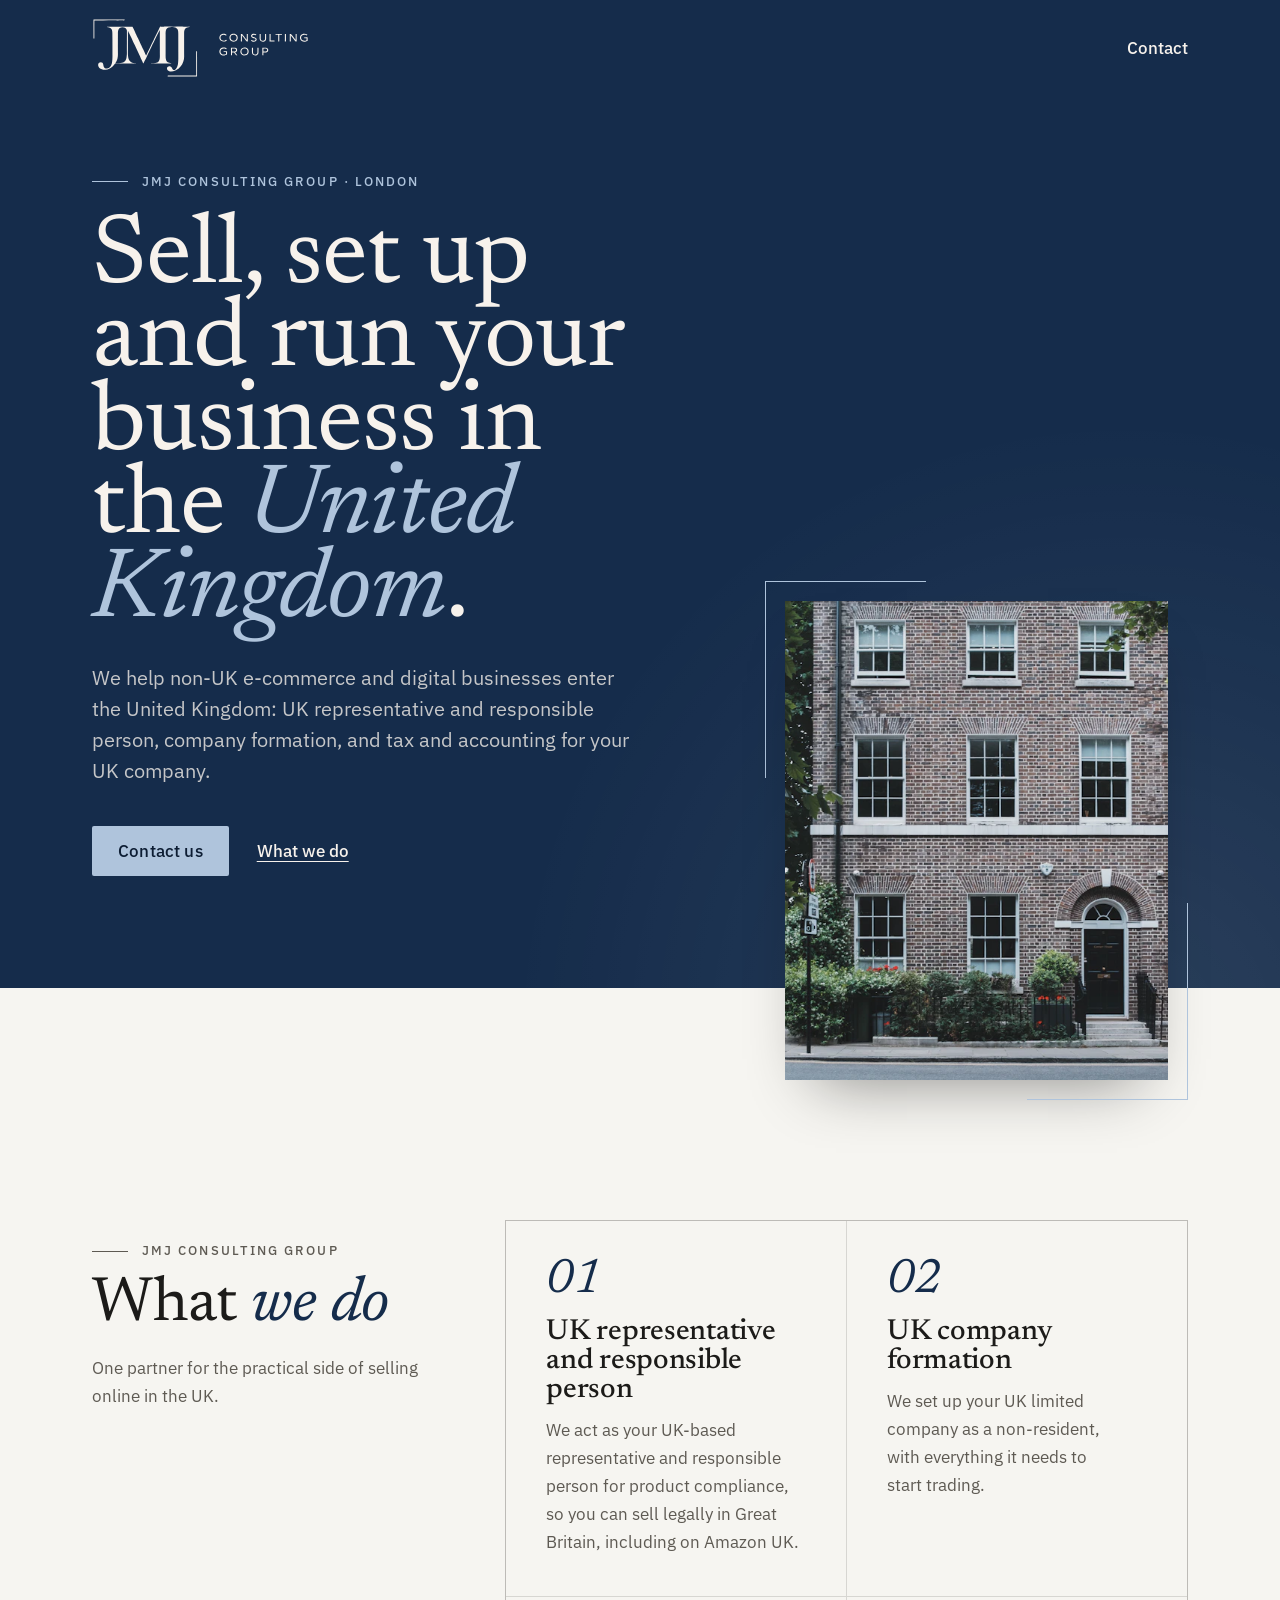
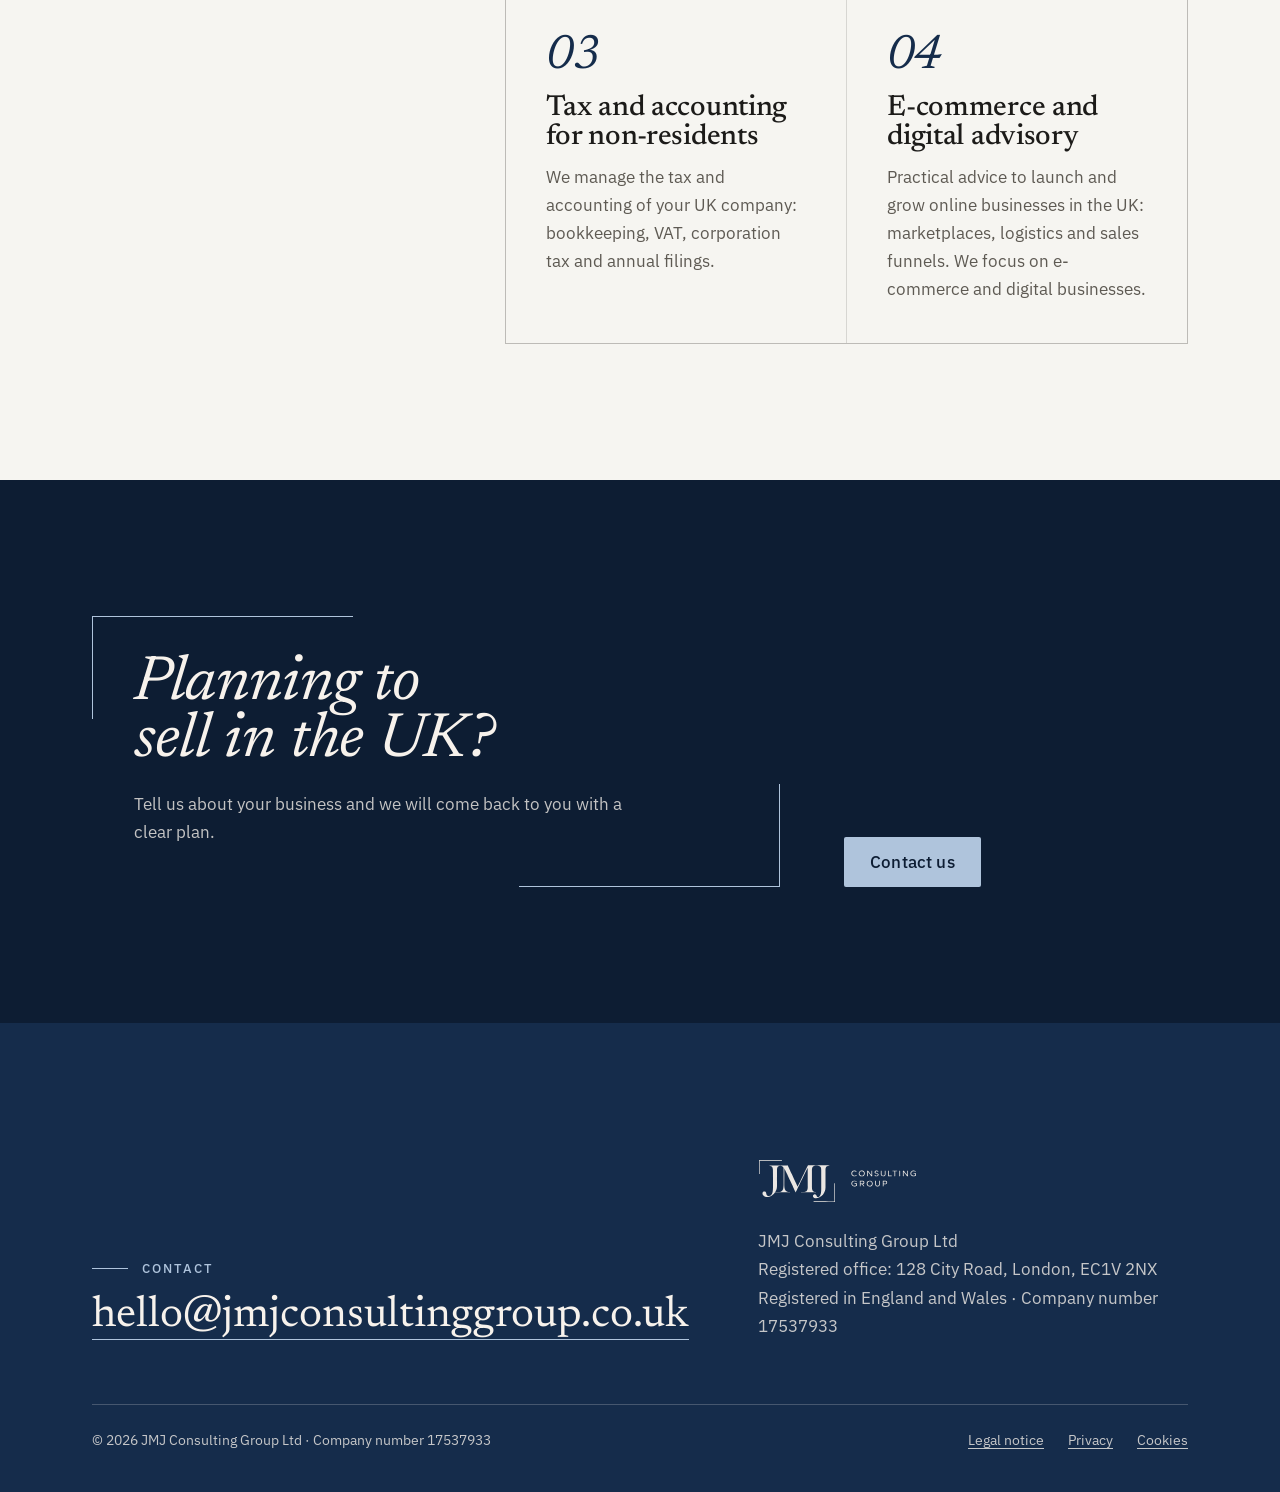
<file: index.html>
<!doctype html>
<html lang="en-GB">
<head>
<meta charset="utf-8">
<meta name="viewport" content="width=device-width, initial-scale=1">
<title>JMJ Consulting Group · Sell, set up and run your business in the UK</title>
<meta name="description" content="JMJ Consulting Group helps non-UK e-commerce and digital businesses enter the United Kingdom: UK representative and responsible person, company formation, and tax and accounting for your UK company.">
<meta property="og:title" content="JMJ Consulting Group">
<meta property="og:description" content="JMJ Consulting Group helps non-UK e-commerce and digital businesses enter the United Kingdom: UK representative and responsible person, company formation, and tax and accounting for your UK company.">
<meta property="og:type" content="website">
<meta property="og:url" content="https://jmjconsultinggroup.co.uk/">
<meta property="og:image" content="https://jmjconsultinggroup.co.uk/assets/img/hero-consulting-1400.webp">
<meta name="theme-color" content="#152C4B">
<link rel="canonical" href="https://jmjconsultinggroup.co.uk/">
<link rel="icon" href="assets/img/favicon.svg" type="image/svg+xml">
<link rel="preload" href="assets/fonts/newsreader-400.woff2" as="font" type="font/woff2" crossorigin>
<link rel="stylesheet" href="assets/site.css">
</head>
<body>
<a class="skip" href="#main">Skip to content</a>
<header class="site-header top">
  <div class="wrap">
    <a class="brand" href="./" aria-label="JMJ Consulting Group Ltd, home"><img src="assets/img/logo-light.svg" alt="JMJ Consulting Group" width="996" height="275"></a>
    <nav class="nav" aria-label="Main"><a href="#contact">Contact</a></nav>
  </div>
</header>

<main id="main">
  <section class="hero top" aria-labelledby="h-hero">
    <div class="wrap">
      <div class="copy">
        <p class="eyebrow">JMJ Consulting Group · London</p>
        <h1 id="h-hero">Sell, set up and run your business in the <em>United Kingdom</em>.</h1>
        <p class="lead">We help non-UK e-commerce and digital businesses enter the United Kingdom: UK representative and responsible person, company formation, and tax and accounting for your UK company.</p>
        <div class="actions">
          <a class="btn btn-second" href="mailto:hello@jmjconsultinggroup.co.uk">Contact us</a>
          <a class="link-quiet" href="#what">What we do</a>
        </div>
      </div>
      <figure class="corners">
        <img src="assets/img/hero-consulting-1400.webp" srcset="assets/img/hero-consulting-800.webp 800w, assets/img/hero-consulting-1400.webp 1400w" sizes="(min-width:56rem) 38vw, 100vw" width="1400" height="1120" alt="Georgian townhouse with a black front door in London" fetchpriority="high">
      </figure>
    </div>
    <div class="spacer"></div>
  </section>

  <section class="section first" id="what" aria-labelledby="h-what">
    <div class="wrap split">
      <header>
        <p class="eyebrow">JMJ Consulting Group</p>
        <h2 id="h-what" style="margin-top:1rem">What <em>we do</em></h2>
        <p>One partner for the practical side of selling online in the UK.</p>
      </header>
      <ol class="services">
        <li><span class="num" aria-hidden="true">01</span><h3>UK representative and responsible person</h3><p>We act as your UK-based representative and responsible person for product compliance, so you can sell legally in Great Britain, including on Amazon UK.</p></li>
        <li><span class="num" aria-hidden="true">02</span><h3>UK company formation</h3><p>We set up your UK limited company as a non-resident, with everything it needs to start trading.</p></li>
        <li><span class="num" aria-hidden="true">03</span><h3>Tax and accounting for non-residents</h3><p>We manage the tax and accounting of your UK company: bookkeeping, VAT, corporation tax and annual filings.</p></li>
        <li><span class="num" aria-hidden="true">04</span><h3>E-commerce and digital advisory</h3><p>Practical advice to launch and grow online businesses in the UK: marketplaces, logistics and sales funnels. We focus on e-commerce and digital businesses.</p></li>
      </ol>
    </div>
  </section>

  <section class="section statement" aria-labelledby="h-st">
    <div class="wrap">
      <div class="box corners">
        <h2 id="h-st">Planning to sell in the UK?</h2>
        <p>Tell us about your business and we will come back to you with a clear plan.</p>
      </div>
      <div><a class="btn btn-second" href="mailto:hello@jmjconsultinggroup.co.uk?subject=Enquiry">Contact us</a></div>
    </div>
  </section>
</main>

<footer class="site-footer" id="contact">
  <div class="wrap">
    <div class="row">
      <div>
        <p class="eyebrow">Contact</p>
        <a class="mail" href="mailto:hello@jmjconsultinggroup.co.uk">hello@<wbr>jmjconsultinggroup.co.uk</a>
      </div>
      <div>
        <img class="foot-logo" src="assets/img/logo-light.svg" alt="" width="996" height="275" loading="lazy">
        <address class="address">JMJ Consulting Group Ltd<br>Registered office: 128 City Road, London, EC1V 2NX<br>Registered in England and Wales · Company number 17537933</address>
      </div>
    </div>
    <div class="legal">
      <p>© 2026 JMJ Consulting Group Ltd · Company number 17537933</p>
      <ul>
        <li><a href="legal-notice.html">Legal notice</a></li>
        <li><a href="privacy.html">Privacy</a></li>
        <li><a href="cookies.html">Cookies</a></li>
      </ul>
    </div>
  </div>
</footer>
</body>
</html>
</file>
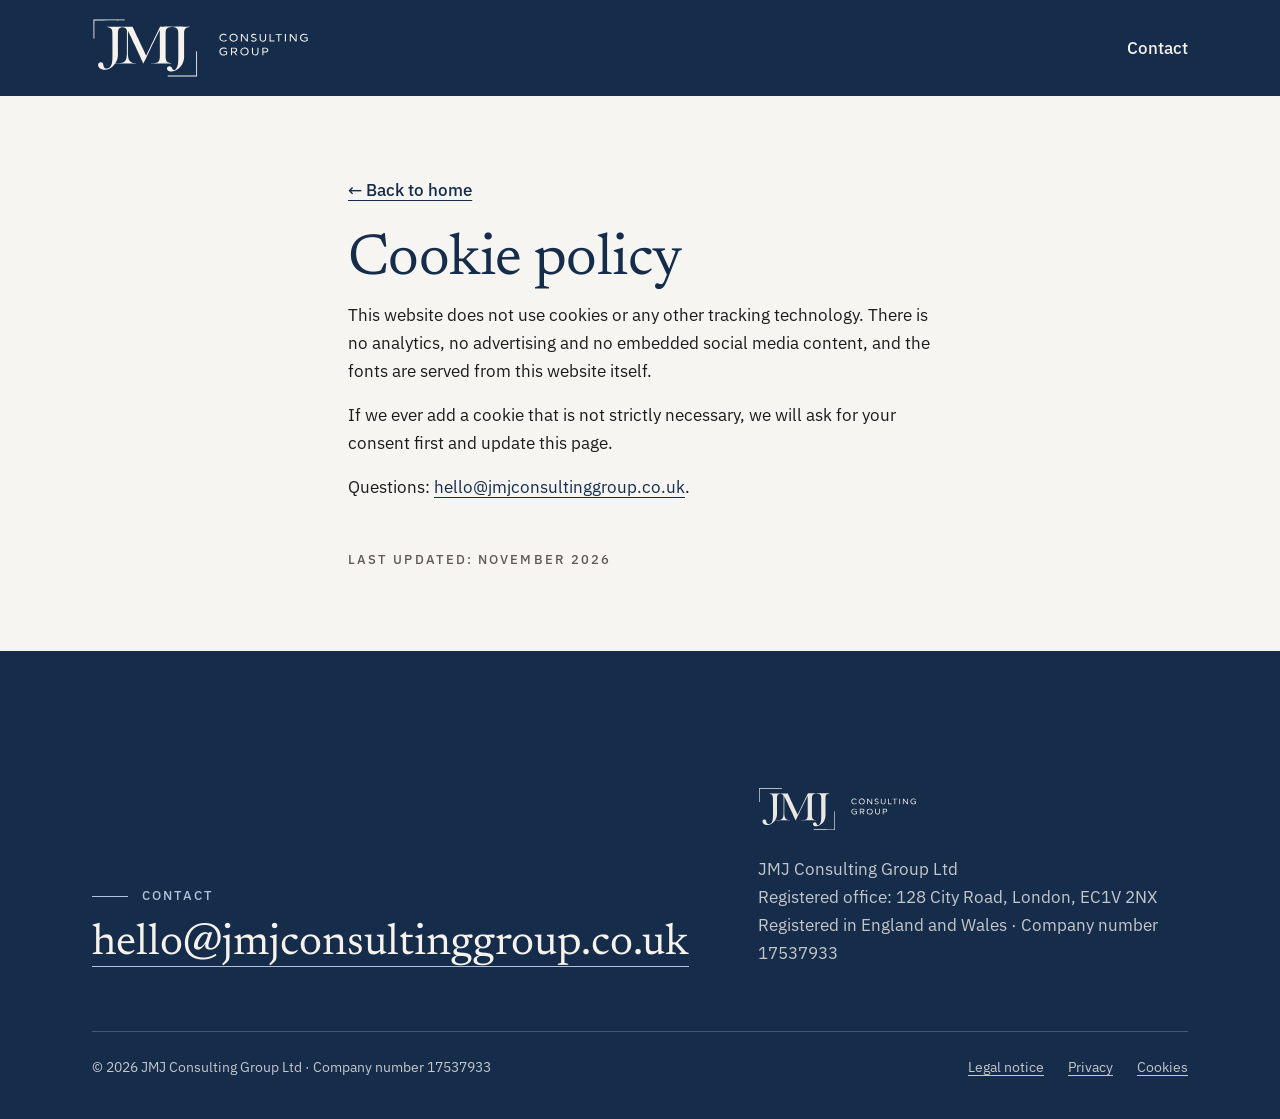
<file: cookies.html>
<!doctype html>
<html lang="en-GB">
<head>
<meta charset="utf-8">
<meta name="viewport" content="width=device-width, initial-scale=1">
<title>Cookie policy · JMJ Consulting Group</title>
<meta name="description" content="JMJ Consulting Group helps non-UK e-commerce and digital businesses enter the United Kingdom: UK representative and responsible person, company formation, and tax and accounting for your UK company.">
<meta name="theme-color" content="#152C4B">
<link rel="canonical" href="https://jmjconsultinggroup.co.uk/cookies.html">
<link rel="icon" href="assets/img/favicon.svg" type="image/svg+xml">
<link rel="stylesheet" href="assets/site.css">
</head>
<body class="page">
<a class="skip" href="#main">Skip to content</a>
<header class="site-header top">
  <div class="wrap">
    <a class="brand" href="./" aria-label="JMJ Consulting Group Ltd, home"><img src="assets/img/logo-light.svg" alt="JMJ Consulting Group" width="996" height="275"></a>
    <nav class="nav" aria-label="Main"><a href="./#contact">Contact</a></nav>
  </div>
</header>

<main id="main">
<article class="wrap prose">
<a class="back" href="./">← Back to home</a>
<h1>Cookie policy</h1>

<p>This website does not use cookies or any other tracking technology. There is no analytics, no advertising and no embedded social media content, and the fonts are served from this website itself.</p>
<p>If we ever add a cookie that is not strictly necessary, we will ask for your consent first and update this page.</p>
<p>Questions: <a href="mailto:hello@jmjconsultinggroup.co.uk">hello@jmjconsultinggroup.co.uk</a>.</p>
<p class="eyebrow" style="margin-top:3rem">Last updated: November 2026</p>
</article>
</main>

<footer class="site-footer" id="contact">
  <div class="wrap">
    <div class="row">
      <div>
        <p class="eyebrow">Contact</p>
        <a class="mail" href="mailto:hello@jmjconsultinggroup.co.uk">hello@<wbr>jmjconsultinggroup.co.uk</a>
      </div>
      <div>
        <img class="foot-logo" src="assets/img/logo-light.svg" alt="" width="996" height="275" loading="lazy">
        <address class="address">JMJ Consulting Group Ltd<br>Registered office: 128 City Road, London, EC1V 2NX<br>Registered in England and Wales · Company number 17537933</address>
      </div>
    </div>
    <div class="legal">
      <p>© 2026 JMJ Consulting Group Ltd · Company number 17537933</p>
      <ul>
        <li><a href="legal-notice.html">Legal notice</a></li>
        <li><a href="privacy.html">Privacy</a></li>
        <li><a href="cookies.html">Cookies</a></li>
      </ul>
    </div>
  </div>
</footer>
</body>
</html>
</file>
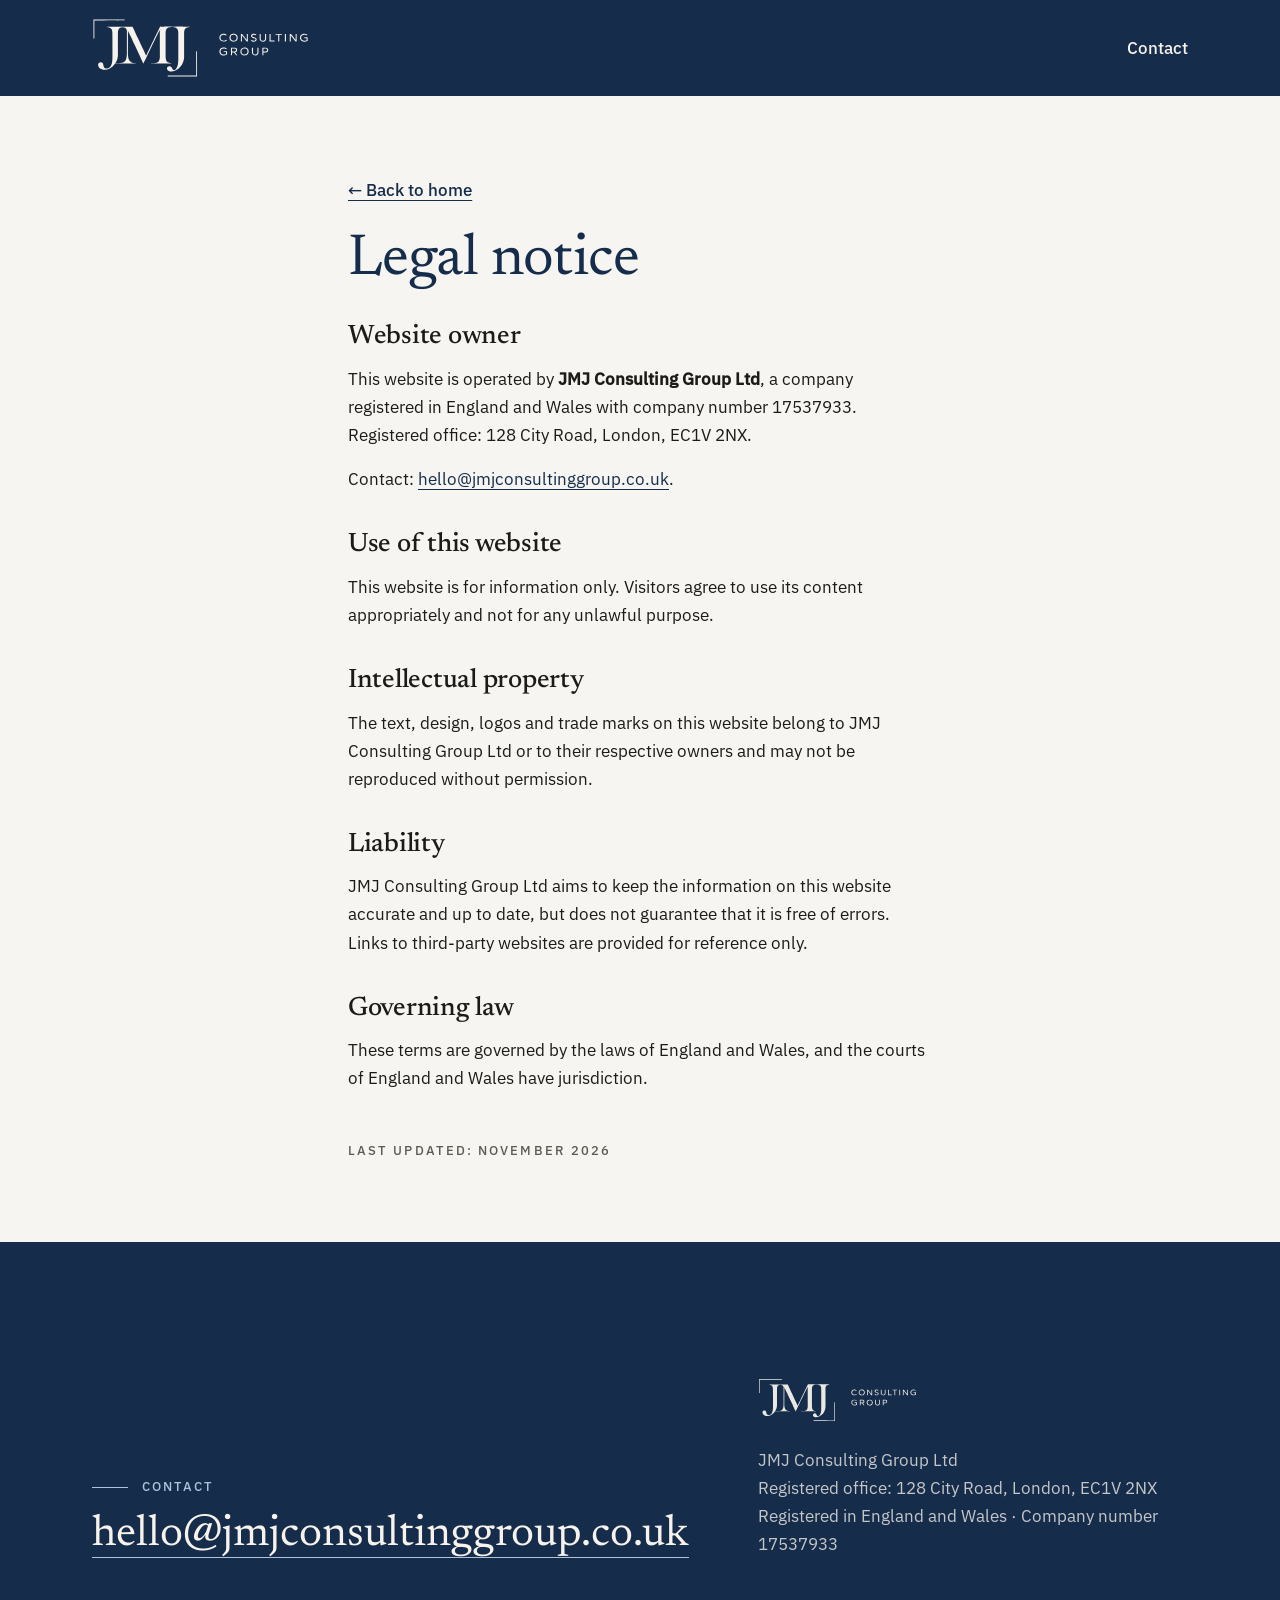
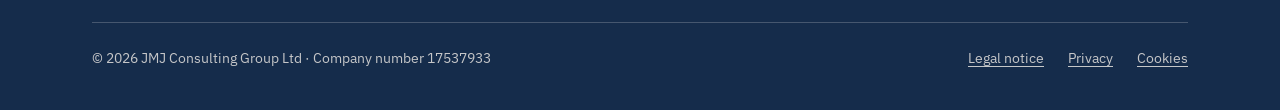
<file: legal-notice.html>
<!doctype html>
<html lang="en-GB">
<head>
<meta charset="utf-8">
<meta name="viewport" content="width=device-width, initial-scale=1">
<title>Legal notice · JMJ Consulting Group</title>
<meta name="description" content="JMJ Consulting Group helps non-UK e-commerce and digital businesses enter the United Kingdom: UK representative and responsible person, company formation, and tax and accounting for your UK company.">
<meta name="theme-color" content="#152C4B">
<link rel="canonical" href="https://jmjconsultinggroup.co.uk/legal-notice.html">
<link rel="icon" href="assets/img/favicon.svg" type="image/svg+xml">
<link rel="stylesheet" href="assets/site.css">
</head>
<body class="page">
<a class="skip" href="#main">Skip to content</a>
<header class="site-header top">
  <div class="wrap">
    <a class="brand" href="./" aria-label="JMJ Consulting Group Ltd, home"><img src="assets/img/logo-light.svg" alt="JMJ Consulting Group" width="996" height="275"></a>
    <nav class="nav" aria-label="Main"><a href="./#contact">Contact</a></nav>
  </div>
</header>

<main id="main">
<article class="wrap prose">
<a class="back" href="./">← Back to home</a>
<h1>Legal notice</h1>

<h2>Website owner</h2>
<p>This website is operated by <strong>JMJ Consulting Group Ltd</strong>, a company registered in England and Wales with company number 17537933. Registered office: 128 City Road, London, EC1V 2NX.</p>
<p>Contact: <a href="mailto:hello@jmjconsultinggroup.co.uk">hello@jmjconsultinggroup.co.uk</a>.</p>
<h2>Use of this website</h2>
<p>This website is for information only. Visitors agree to use its content appropriately and not for any unlawful purpose.</p>
<h2>Intellectual property</h2>
<p>The text, design, logos and trade marks on this website belong to JMJ Consulting Group Ltd or to their respective owners and may not be reproduced without permission.</p>
<h2>Liability</h2>
<p>JMJ Consulting Group Ltd aims to keep the information on this website accurate and up to date, but does not guarantee that it is free of errors. Links to third-party websites are provided for reference only.</p>
<h2>Governing law</h2>
<p>These terms are governed by the laws of England and Wales, and the courts of England and Wales have jurisdiction.</p>
<p class="eyebrow" style="margin-top:3rem">Last updated: November 2026</p>
</article>
</main>

<footer class="site-footer" id="contact">
  <div class="wrap">
    <div class="row">
      <div>
        <p class="eyebrow">Contact</p>
        <a class="mail" href="mailto:hello@jmjconsultinggroup.co.uk">hello@<wbr>jmjconsultinggroup.co.uk</a>
      </div>
      <div>
        <img class="foot-logo" src="assets/img/logo-light.svg" alt="" width="996" height="275" loading="lazy">
        <address class="address">JMJ Consulting Group Ltd<br>Registered office: 128 City Road, London, EC1V 2NX<br>Registered in England and Wales · Company number 17537933</address>
      </div>
    </div>
    <div class="legal">
      <p>© 2026 JMJ Consulting Group Ltd · Company number 17537933</p>
      <ul>
        <li><a href="legal-notice.html">Legal notice</a></li>
        <li><a href="privacy.html">Privacy</a></li>
        <li><a href="cookies.html">Cookies</a></li>
      </ul>
    </div>
  </div>
</footer>
</body>
</html>
</file>
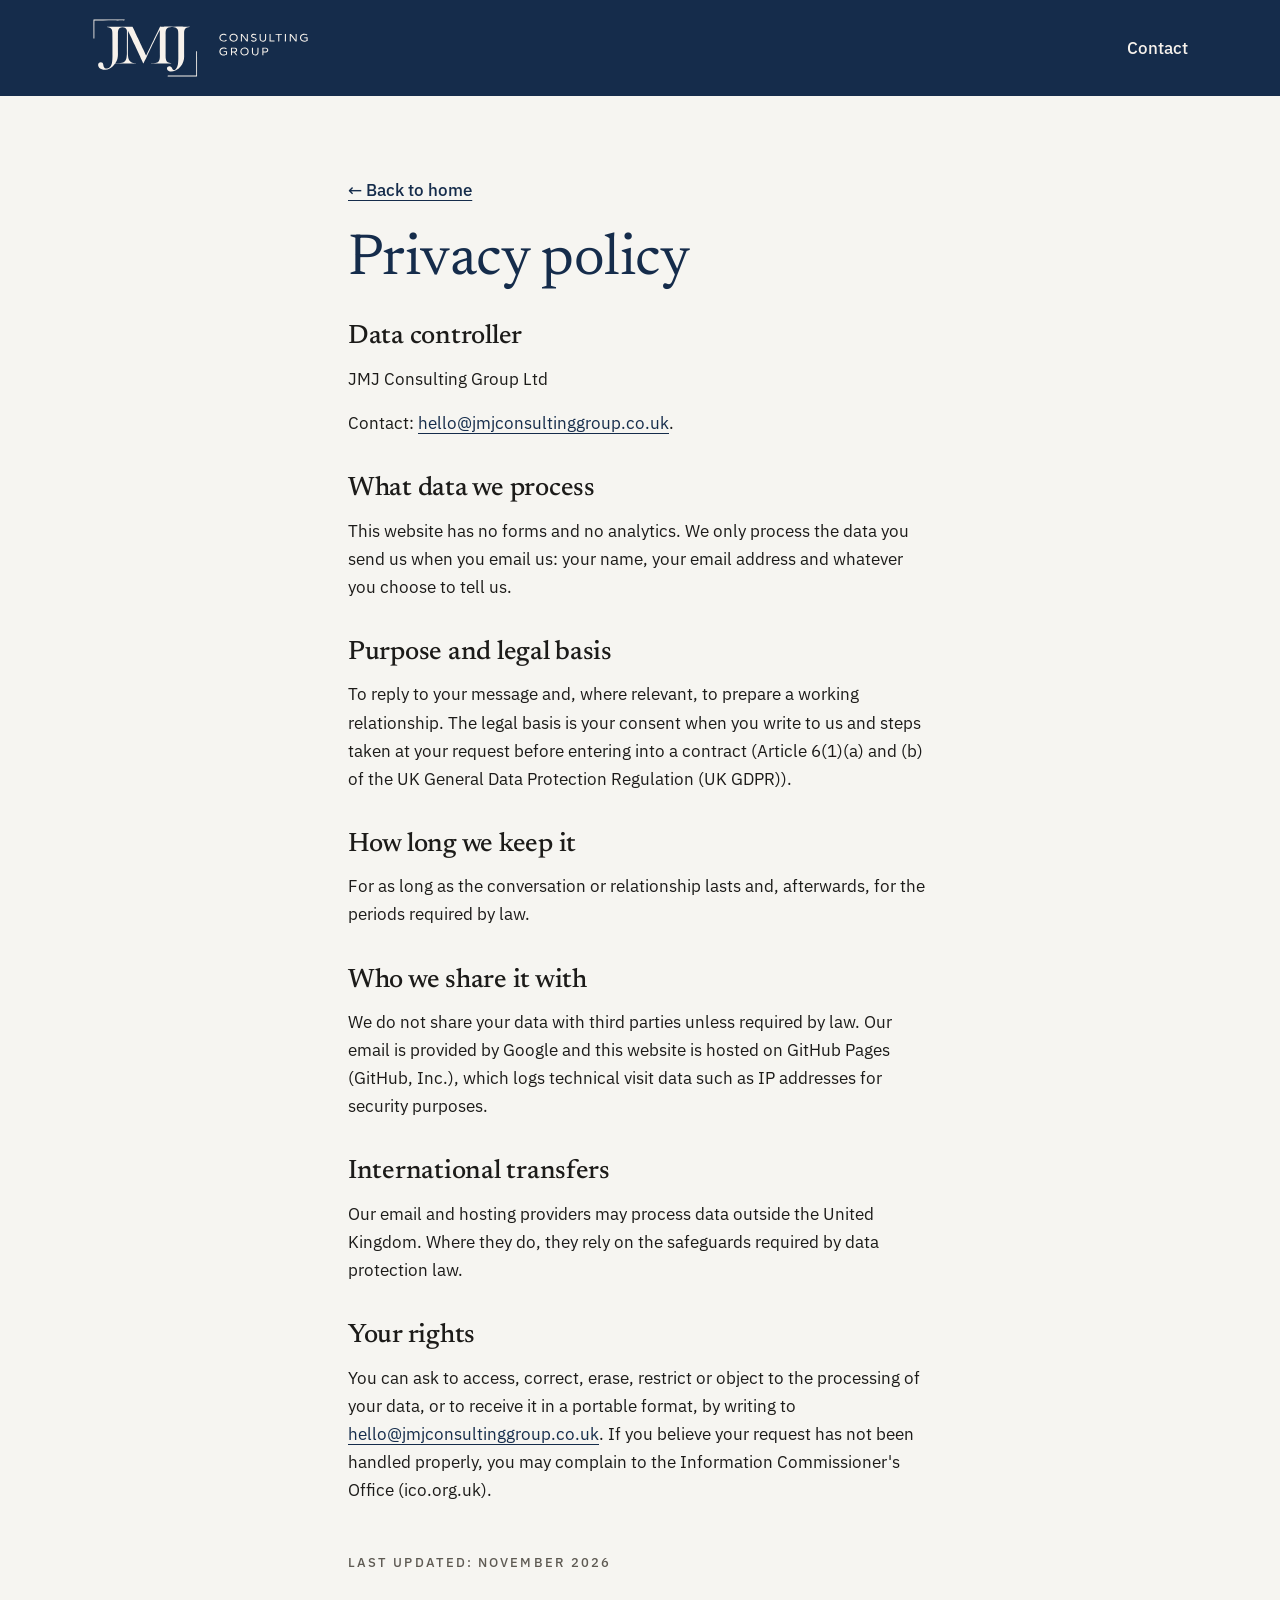
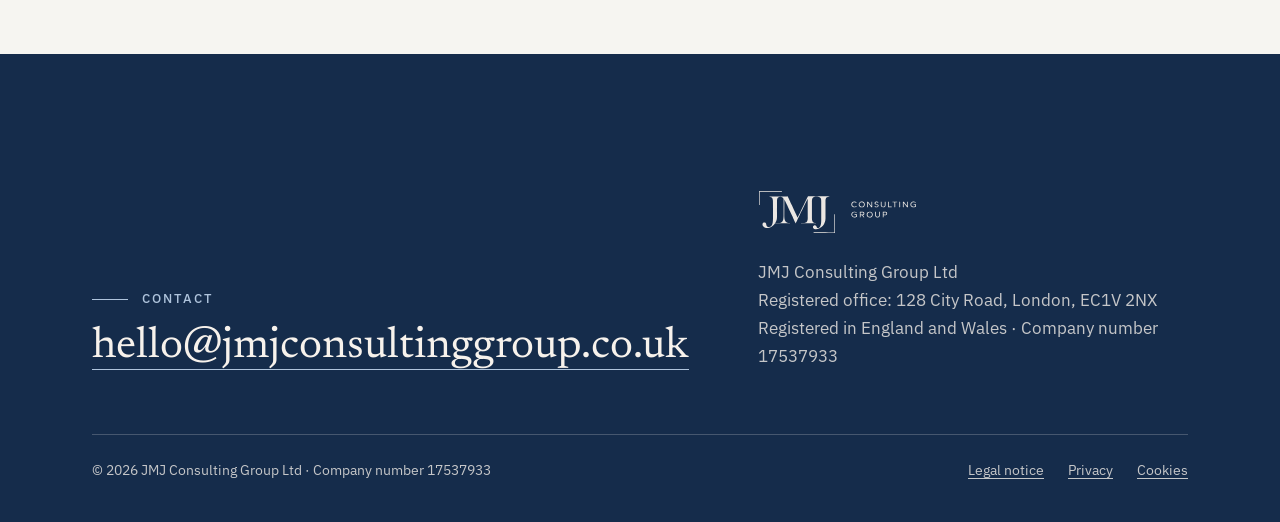
<file: privacy.html>
<!doctype html>
<html lang="en-GB">
<head>
<meta charset="utf-8">
<meta name="viewport" content="width=device-width, initial-scale=1">
<title>Privacy policy · JMJ Consulting Group</title>
<meta name="description" content="JMJ Consulting Group helps non-UK e-commerce and digital businesses enter the United Kingdom: UK representative and responsible person, company formation, and tax and accounting for your UK company.">
<meta name="theme-color" content="#152C4B">
<link rel="canonical" href="https://jmjconsultinggroup.co.uk/privacy.html">
<link rel="icon" href="assets/img/favicon.svg" type="image/svg+xml">
<link rel="stylesheet" href="assets/site.css">
</head>
<body class="page">
<a class="skip" href="#main">Skip to content</a>
<header class="site-header top">
  <div class="wrap">
    <a class="brand" href="./" aria-label="JMJ Consulting Group Ltd, home"><img src="assets/img/logo-light.svg" alt="JMJ Consulting Group" width="996" height="275"></a>
    <nav class="nav" aria-label="Main"><a href="./#contact">Contact</a></nav>
  </div>
</header>

<main id="main">
<article class="wrap prose">
<a class="back" href="./">← Back to home</a>
<h1>Privacy policy</h1>

<h2>Data controller</h2>
<p>JMJ Consulting Group Ltd</p>
<p>Contact: <a href="mailto:hello@jmjconsultinggroup.co.uk">hello@jmjconsultinggroup.co.uk</a>.</p>
<h2>What data we process</h2>
<p>This website has no forms and no analytics. We only process the data you send us when you email us: your name, your email address and whatever you choose to tell us.</p>
<h2>Purpose and legal basis</h2>
<p>To reply to your message and, where relevant, to prepare a working relationship. The legal basis is your consent when you write to us and steps taken at your request before entering into a contract (Article 6(1)(a) and (b) of the UK General Data Protection Regulation (UK GDPR)).</p>
<h2>How long we keep it</h2>
<p>For as long as the conversation or relationship lasts and, afterwards, for the periods required by law.</p>
<h2>Who we share it with</h2>
<p>We do not share your data with third parties unless required by law. Our email is provided by Google and this website is hosted on GitHub Pages (GitHub, Inc.), which logs technical visit data such as IP addresses for security purposes.</p>
<h2>International transfers</h2>
<p>Our email and hosting providers may process data outside the United Kingdom. Where they do, they rely on the safeguards required by data protection law.</p>
<h2>Your rights</h2>
<p>You can ask to access, correct, erase, restrict or object to the processing of your data, or to receive it in a portable format, by writing to <a href="mailto:hello@jmjconsultinggroup.co.uk">hello@jmjconsultinggroup.co.uk</a>. If you believe your request has not been handled properly, you may complain to the Information Commissioner's Office (ico.org.uk).</p>
<p class="eyebrow" style="margin-top:3rem">Last updated: November 2026</p>
</article>
</main>

<footer class="site-footer" id="contact">
  <div class="wrap">
    <div class="row">
      <div>
        <p class="eyebrow">Contact</p>
        <a class="mail" href="mailto:hello@jmjconsultinggroup.co.uk">hello@<wbr>jmjconsultinggroup.co.uk</a>
      </div>
      <div>
        <img class="foot-logo" src="assets/img/logo-light.svg" alt="" width="996" height="275" loading="lazy">
        <address class="address">JMJ Consulting Group Ltd<br>Registered office: 128 City Road, London, EC1V 2NX<br>Registered in England and Wales · Company number 17537933</address>
      </div>
    </div>
    <div class="legal">
      <p>© 2026 JMJ Consulting Group Ltd · Company number 17537933</p>
      <ul>
        <li><a href="legal-notice.html">Legal notice</a></li>
        <li><a href="privacy.html">Privacy</a></li>
        <li><a href="cookies.html">Cookies</a></li>
      </ul>
    </div>
  </div>
</footer>
</body>
</html>
</file>
<file: assets/site.css>
/* JMJ · sistema común v2 (ver WEBS/JMJ/DESIGN.md). Cada web cambia solo el bloque de variables de marca. */
@font-face{font-family:"Newsreader";src:url(fonts/newsreader-400.woff2) format("woff2");font-weight:400;font-style:normal;font-display:swap}
@font-face{font-family:"Newsreader";src:url(fonts/newsreader-500.woff2) format("woff2");font-weight:500;font-style:normal;font-display:swap}
@font-face{font-family:"Newsreader";src:url(fonts/newsreader-400-italic.woff2) format("woff2");font-weight:400;font-style:italic;font-display:swap}
@font-face{font-family:"IBM Plex Sans";src:url(fonts/plex-sans-400.woff2) format("woff2");font-weight:400;font-style:normal;font-display:swap}
@font-face{font-family:"IBM Plex Sans";src:url(fonts/plex-sans-500.woff2) format("woff2");font-weight:500;font-style:normal;font-display:swap}

:root{
  --brand:#152C4B; --brand-deep:#0D1D33; --brand-hover:#0F2139;
  --second:#AFC4DC; --second-hover:#C6D6E8;
  --tint:#E6ECF3; --paper:#F6F5F1;
  --ink:#1C1B19; --ink-muted:#5E5A53; --line:rgba(28,27,25,.14); --on-brand:#F7F2EC; --on-brand-muted:rgba(247,242,236,.78);
  --serif:"Newsreader",Georgia,"Times New Roman",serif;
  --sans:"IBM Plex Sans",system-ui,-apple-system,"Segoe UI",Roboto,sans-serif;
  --wrap:74rem; --gutter:clamp(1.25rem,4vw,2.75rem); --section:clamp(4.5rem,2.5rem + 8vw,8.5rem);
}
*,*::before,*::after{box-sizing:border-box}
html{-webkit-text-size-adjust:100%;text-size-adjust:100%}
body{margin:0;background:var(--paper);color:var(--ink);font-family:var(--sans);font-size:1.0625rem;line-height:1.65;font-size-adjust:from-font}
img{display:block;max-width:100%;height:auto}
a{color:var(--brand);text-decoration-thickness:1px;text-underline-offset:.22em}
a:hover{text-decoration-thickness:2px}
:focus-visible{outline:2px solid var(--ink);outline-offset:3px}
.top :focus-visible,.statement :focus-visible,.site-footer :focus-visible{outline-color:var(--second)}
.wrap{max-width:var(--wrap);margin-inline:auto;padding-inline:var(--gutter)}
.skip{position:absolute;left:-9999px}
.skip:focus{left:1rem;top:1rem;z-index:10;background:var(--ink);color:var(--paper);padding:.5rem 1rem}

h1,h2,h3{font-family:var(--serif);font-weight:400;line-height:1.08;letter-spacing:-.012em;margin:0;text-wrap:balance}
h1{font-size:clamp(2.75rem,1.6rem + 4.4vw,5.25rem);line-height:1.02}
h2{font-size:clamp(2.1rem,1.5rem + 2.2vw,3.25rem)}
h3{font-size:1.5rem;line-height:1.2;font-weight:500}
p{margin:0;text-wrap:pretty}
em{font-style:italic}
.eyebrow{display:flex;align-items:center;gap:.875rem;font-size:.8125rem;font-weight:500;letter-spacing:.16em;text-transform:uppercase;color:var(--ink-muted)}
.eyebrow::before{content:"";width:2.25rem;height:1px;background:currentColor}
.lead{font-size:1.25rem;line-height:1.55;max-width:34rem}

/* Botones */
.btn{display:inline-flex;align-items:center;min-height:3.125rem;padding:0 1.625rem;border-radius:2px;background:var(--brand);color:var(--on-brand);font-weight:500;text-decoration:none;letter-spacing:.01em}
.btn:hover{background:var(--brand-hover)}
.btn-second,.top .btn-second{background:var(--second);color:var(--brand-deep)}
.btn-second:hover{background:var(--second-hover)}
.link-quiet{font-weight:500}

/* Cabecera y portada sobre el color de la marca */
.top{background:var(--brand);color:var(--on-brand)}
.hero.top{background:radial-gradient(circle at 88% 105%,rgba(255,255,255,.09),transparent 42%),var(--brand)}
.top a{color:var(--on-brand)}
.site-header .wrap{display:flex;align-items:center;justify-content:space-between;gap:1rem;min-height:6rem}
.brand{display:inline-flex}
.brand img{height:3rem;width:auto}
@media (min-width:48rem){.brand img{height:3.75rem}}
.nav a{font-weight:500;text-decoration:none;padding-block:.5rem;border-bottom:1px solid transparent}
.nav a:hover{border-bottom-color:currentColor}

.hero{padding-block:clamp(2.5rem,1.5rem + 4vw,5rem) 0}
.hero .wrap{position:relative;z-index:1;display:grid;gap:3rem;align-items:center}
.hero .eyebrow{color:var(--second)}
.hero h1{margin-top:1.5rem;color:var(--on-brand)}
.hero h1 em{color:var(--second)}
.hero .lead{margin-top:1.75rem;color:var(--on-brand-muted)}
.actions{display:flex;flex-wrap:wrap;align-items:center;gap:1rem 1.75rem;margin-top:2.5rem}
.hero figure{position:relative;margin:0 0 -5rem;padding:1.25rem}
.hero figure img{position:relative;width:100%;aspect-ratio:4/5;object-fit:cover;box-shadow:0 30px 60px -30px rgba(0,0,0,.45)}
/* Esquinas del logo alrededor de la foto */
.corners::before,.corners::after{content:"";position:absolute;width:38%;height:38%;border:1.5px solid var(--second);pointer-events:none}
.corners::before{top:0;left:0;border-right:0;border-bottom:0}
.corners::after{right:0;bottom:0;border-left:0;border-top:0}
.hero .spacer{height:clamp(3rem,2rem + 4vw,6rem)}
@media (min-width:56rem){
  .hero .wrap{grid-template-columns:7fr 5fr;gap:5rem;align-items:end}
  .hero .copy{padding-bottom:7rem}
  .hero figure{margin-bottom:-7rem}
  .hero .spacer{display:none}
}

/* Secciones */
.section{padding-block:var(--section)}
.first{padding-top:calc(var(--section) + 5rem)}
@media (min-width:56rem){.first{padding-top:calc(var(--section) + 6rem)}}
.split{display:grid;gap:2.5rem}
@media (min-width:56rem){.split{grid-template-columns:4fr 8fr;gap:4.5rem}}
.split > header p{margin-top:1.25rem;color:var(--ink-muted);max-width:24rem}
.split > header h2 em{color:var(--brand)}
.services{list-style:none;margin:0;padding:0;display:grid;gap:1px;background:var(--line);border:1px solid var(--line)}
@media (min-width:40rem){.services{grid-template-columns:1fr 1fr}}
.services li{display:flex;flex-direction:column;gap:.625rem;padding:clamp(1.5rem,1rem + 2vw,2.5rem);background:var(--paper);transition:background .25s}
.services li:hover{background:var(--tint)}
@media (min-width:40rem){.services li:last-child:nth-child(odd){grid-column:span 2}}
.services .num{font-family:var(--serif);font-style:italic;font-size:2.5rem;line-height:1;color:var(--brand)}
.services h3{margin-top:.5rem}
.services p{color:var(--ink-muted)}

.band{background:var(--tint)}
.band h2 em{color:var(--brand)}
.brands{display:grid;gap:1.5rem;margin-top:3rem}
@media (min-width:48rem){.brands{grid-template-columns:1fr 1fr}}
.brand-item{position:relative;display:flex;flex-direction:column;gap:1rem;padding:clamp(1.75rem,1rem + 3vw,3rem);background:var(--paper);color:var(--ink);text-decoration:none;box-shadow:0 1px 0 var(--line)}
.brand-item:hover .go{text-decoration:underline}
.brand-item p{color:var(--ink-muted);max-width:28rem}
.brand-item .go{margin-top:auto;padding-top:1rem;color:var(--brand);font-weight:500}
.brand-logo{height:8.5rem;width:auto;align-self:flex-start}
.brand-logo-wide{height:5.5rem;margin-block:1.25rem}

/* Bloque final sobre la marca */
.statement{background:var(--brand-deep);color:var(--on-brand)}
.statement .wrap{display:grid;gap:2.5rem;align-items:end}
@media (min-width:56rem){.statement .wrap{grid-template-columns:8fr 4fr;gap:4rem}}
.statement .box{position:relative;padding:clamp(1.5rem,1rem + 2vw,2.75rem)}
.statement h2{font-style:italic;color:var(--on-brand)}
.statement p{margin-top:1.25rem;color:var(--on-brand-muted);max-width:34rem}
.statement .note{margin-top:1.5rem;font-size:.875rem;color:var(--on-brand-muted);max-width:34rem}

/* Pie */
.site-footer{background:var(--brand);color:var(--on-brand);padding-block:var(--section) 2.5rem}
.site-footer a{color:var(--on-brand)}
.site-footer .row{display:grid;gap:2.5rem}
@media (min-width:56rem){.site-footer .row{grid-template-columns:7fr 5fr;gap:4rem;align-items:end}}
.site-footer .eyebrow{color:var(--second)}
.mail{display:inline-block;max-width:100%;margin-top:1rem;font-family:var(--serif);font-size:clamp(1.25rem,.9rem + 1.9vw,2.25rem);line-height:1.2;text-decoration:none;overflow-wrap:anywhere;border-bottom:1px solid var(--second)}
.mail:hover{color:var(--second)}
.address{font-style:normal;color:var(--on-brand-muted)}
.foot-logo{height:2.75rem;width:auto;margin-bottom:1.5rem;opacity:.95}
.legal{display:flex;flex-wrap:wrap;justify-content:space-between;gap:1rem 2rem;margin-top:4rem;padding-top:1.5rem;border-top:1px solid rgba(247,242,236,.22);font-size:.875rem;color:var(--on-brand-muted)}
.legal ul{display:flex;flex-wrap:wrap;gap:.5rem 1.5rem;list-style:none;margin:0;padding:0}
.legal a{color:var(--on-brand-muted)}

/* Páginas legales */
.prose{max-width:42rem;padding-block:clamp(3rem,2rem + 4vw,5rem)}
.prose h1{font-size:clamp(2rem,1.5rem + 2vw,3rem);color:var(--brand)}
.prose h2{font-size:1.375rem;font-weight:500;margin-top:2.5rem}
.prose p,.prose ul{margin-top:1rem}
.prose li{margin-top:.375rem}
.prose .back{display:inline-block;margin-bottom:2rem;font-weight:500}
.prose .eyebrow::before{display:none}
</file>
